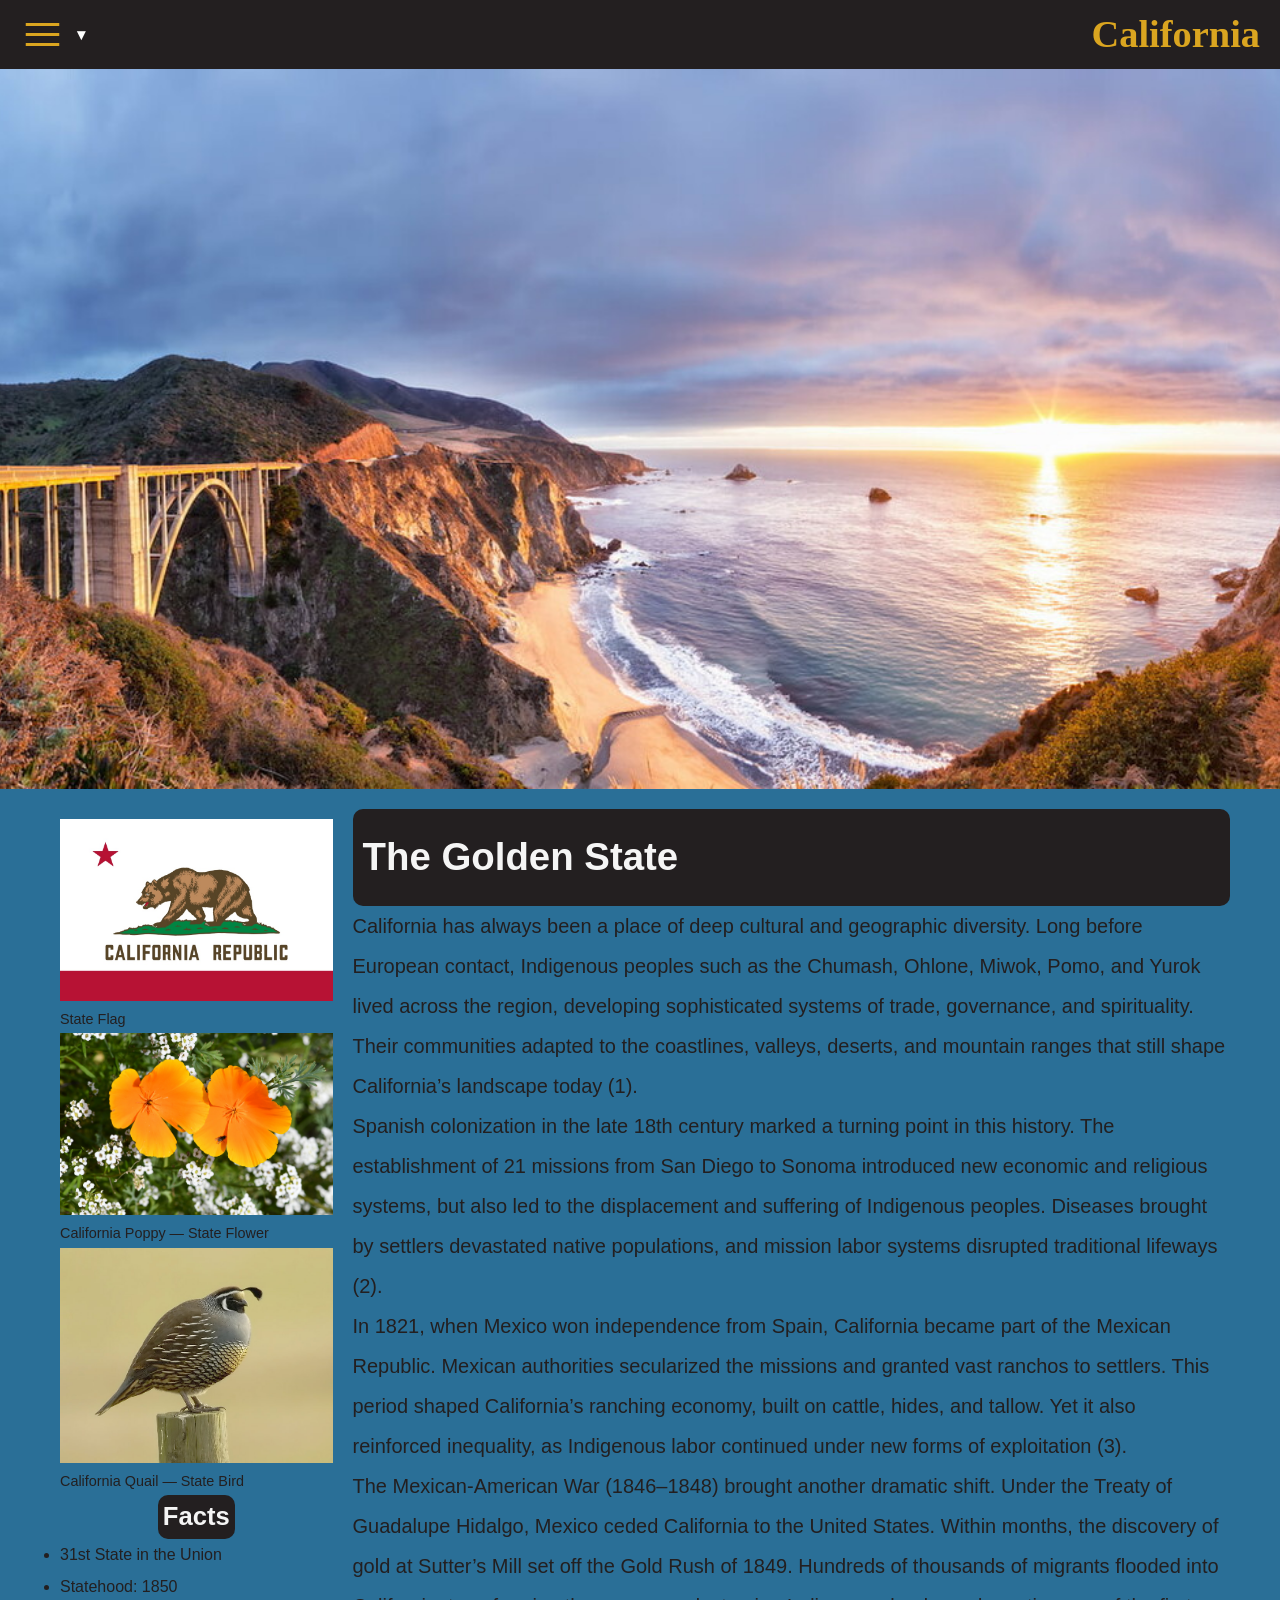
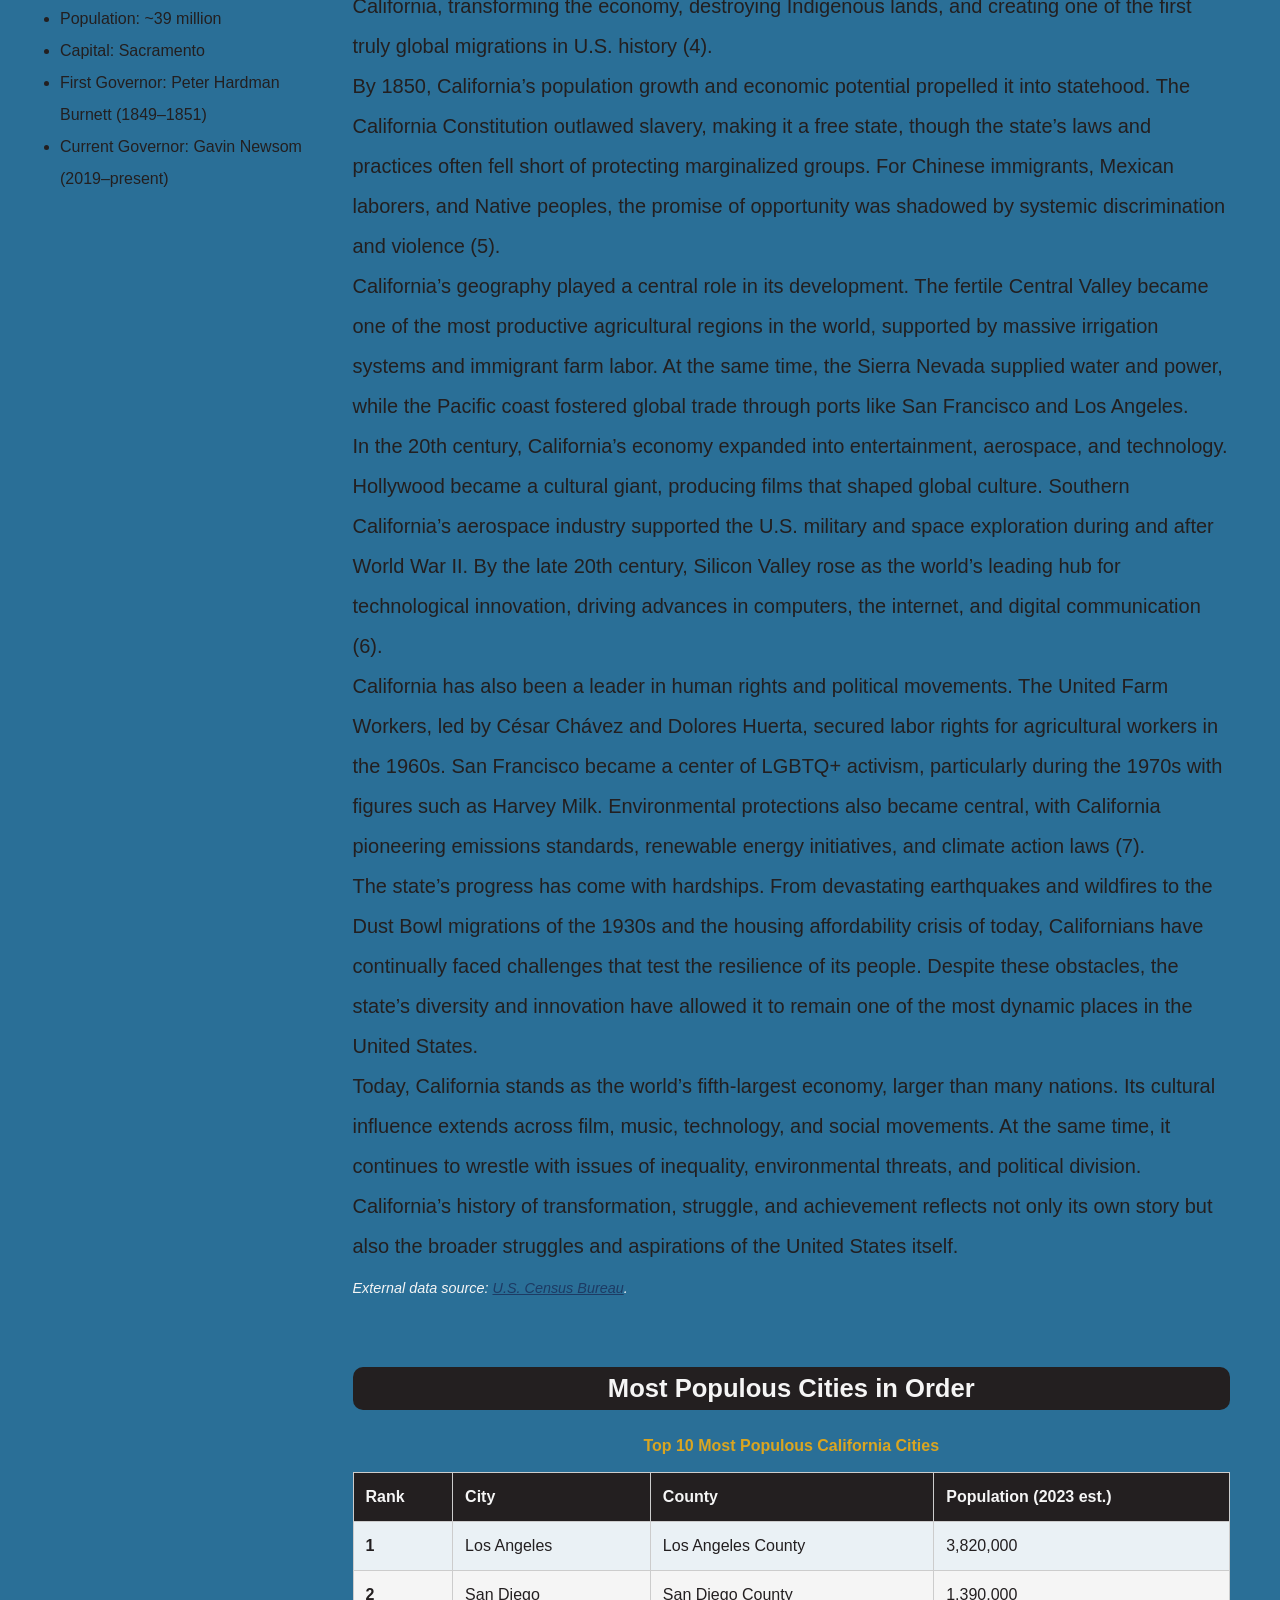
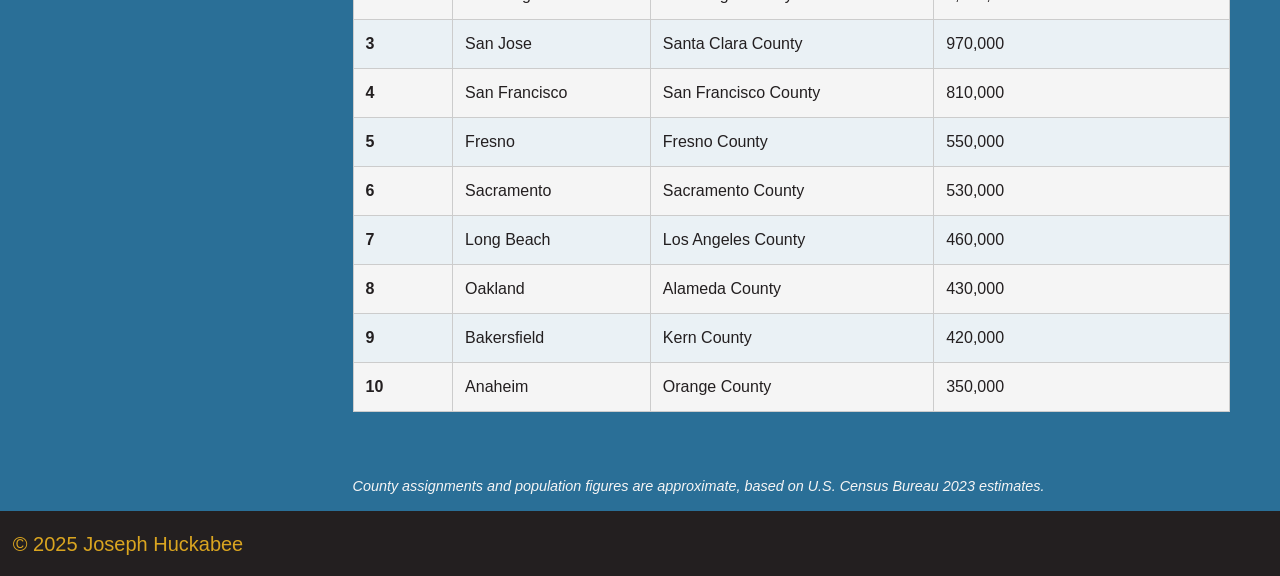
<file: index.html>
<!DOCTYPE html>
<html lang="en">
<head>
  <meta charset="UTF-8">
  <meta name="viewport" content="width=device-width, initial-scale=1.0">
  <title>California — Home</title>
  <link rel="stylesheet" href="styles.css">
  <script src="script.js" defer></script>
</head> 

<body>
  <div class="nav_header_grid">

<div>
    <nav>
      <details>
        <summary aria-label="Open menu"><img src="assets/images/icons/hamburger_menu_icon.png" alt="Hamburger menu icon"></summary>
        <ul>
          <li><a href="index.html">Home</a></li>
     <li><a href="capital.html">Sacramento (Capital)</a></li>
      <li><a href="sf.html">San Francisco</a></li>
     <li> <a href="sb.html">Santa Barbara</a></li>
    <li><a href="contact.html">Contact</a></li>
    <li><a href="refrences.html">References</a></li>
        </ul>
      </details>
    </nav>
  </div><div>
    <header>
      <h1>California</h1>
    </header>
    </div>
  </div>
  <main id="main">
    <div class="hero">
<div class="slideshow-container">

  <img src="assets/images/home/ca_hero.jpg" alt="big sur" class="slide active">
    <img src="assets/images/home/ca_img_11.jpg" alt="los_angeles_cliffs" class="slide">
    <img src="assets/images/home/ca_img_6.jpg" alt="desert" class="slide">
    <img src="assets/images/home/ca_img_7.jpg" alt="big sur blue" class="slide">
    <img src="assets/images/home/ca_img_12.jpg" alt="sunset" class="slide">
    <img src="assets/images/home/ca_img_13.jpeg" alt="palm_trees" class="slide">
 </div>
</div>
    <div class="grid-container">
      <aside class="index_aside">  
        <figure>
          <img src="assets/images/home/ca_aside_img_1.png" alt="California flag">
          <figcaption>State Flag</figcaption>
        </figure>

        <figure>
          <img src="assets/images/home/ca_aside_img_2.jpg" alt="California poppy, the state flower">
          <figcaption>California Poppy — State Flower</figcaption>
        </figure>

        <figure>
          <img src="assets/images/home/ca_aside_img_3.jpg" alt="California quail, the state bird">
          <figcaption>California Quail — State Bird</figcaption>
        </figure>

        <h3>Facts</h3>
        <ul>
          <li>31st State in the Union</li>
          <li>Statehood: 1850</li>
          <li>Population: ~39 million</li>
          <li>Capital: Sacramento</li>
          <li>First Governor: Peter Hardman Burnett (1849–1851)</li>
          <li>Current Governor: Gavin Newsom (2019–present)</li>
        </ul>
  
        </aside>
    <section class="ca_section">
     
     <h2>The Golden State</h2>
 
      <p>California has always been a place of deep cultural and geographic diversity. Long before European contact, Indigenous peoples such as the Chumash, Ohlone, Miwok, Pomo, and Yurok lived across the region, developing sophisticated systems of trade, governance, and spirituality. Their communities adapted to the coastlines, valleys, deserts, and mountain ranges that still shape California’s landscape today (1).</p>

      <p>Spanish colonization in the late 18th century marked a turning point in this history. The establishment of 21 missions from San Diego to Sonoma introduced new economic and religious systems, but also led to the displacement and suffering of Indigenous peoples. Diseases brought by settlers devastated native populations, and mission labor systems disrupted traditional lifeways (2).</p>
        
      <p>In 1821, when Mexico won independence from Spain, California became part of the Mexican Republic. Mexican authorities secularized the missions and granted vast ranchos to settlers. This period shaped California’s ranching economy, built on cattle, hides, and tallow. Yet it also reinforced inequality, as Indigenous labor continued under new forms of exploitation (3).</p>
        
      <p>The Mexican-American War (1846–1848) brought another dramatic shift. Under the Treaty of Guadalupe Hidalgo, Mexico ceded California to the United States. Within months, the discovery of gold at Sutter’s Mill set off the Gold Rush of 1849. Hundreds of thousands of migrants flooded into California, transforming the economy, destroying Indigenous lands, and creating one of the first truly global migrations in U.S. history (4).</p>
        
      <p>By 1850, California’s population growth and economic potential propelled it into statehood. The California Constitution outlawed slavery, making it a free state, though the state’s laws and practices often fell short of protecting marginalized groups. For Chinese immigrants, Mexican laborers, and Native peoples, the promise of opportunity was shadowed by systemic discrimination and violence (5).</p>
        
      <p>California’s geography played a central role in its development. The fertile Central Valley became one of the most productive agricultural regions in the world, supported by massive irrigation systems and immigrant farm labor. At the same time, the Sierra Nevada supplied water and power, while the Pacific coast fostered global trade through ports like San Francisco and Los Angeles.</p>
        
      <p>In the 20th century, California’s economy expanded into entertainment, aerospace, and technology. Hollywood became a cultural giant, producing films that shaped global culture. Southern California’s aerospace industry supported the U.S. military and space exploration during and after World War II. By the late 20th century, Silicon Valley rose as the world’s leading hub for technological innovation, driving advances in computers, the internet, and digital communication (6).</p>
        
      <p>California has also been a leader in human rights and political movements. The United Farm Workers, led by César Chávez and Dolores Huerta, secured labor rights for agricultural workers in the 1960s. San Francisco became a center of LGBTQ+ activism, particularly during the 1970s with figures such as Harvey Milk. Environmental protections also became central, with California pioneering emissions standards, renewable energy initiatives, and climate action laws (7).</p>
        
      <p>The state’s progress has come with hardships. From devastating earthquakes and wildfires to the Dust Bowl migrations of the 1930s and the housing affordability crisis of today, Californians have continually faced challenges that test the resilience of its people. Despite these obstacles, the state’s diversity and innovation have allowed it to remain one of the most dynamic places in the United States.</p>
        
      <p>Today, California stands as the world’s fifth-largest economy, larger than many nations. Its cultural influence extends across film, music, technology, and social movements. At the same time, it continues to wrestle with issues of inequality, environmental threats, and political division. California’s history of transformation, struggle, and achievement reflects not only its own story but also the broader struggles and aspirations of the United States itself.</p>
      <p class="note">External data source: <a href="https://www.census.gov" target="_blank" rel="noopener">U.S. Census Bureau</a>.</p>
  <br><br><h3>Most Populous Cities in Order</h3>
  <table class="cities-table" aria-describedby="zip-note">
<caption>Top 10 Most Populous California Cities</caption>
<thead>
<tr>
<th scope="col">Rank</th>
<th scope="col">City</th>
<th scope="col">County</th>
<th scope="col">Population (2023 est.)</th>
</tr>
</thead>
<tbody>
<tr>
<th scope="row">1</th>
<td>Los Angeles</td>
<td>Los Angeles County</td>
<td>3,820,000</td>
</tr>
<tr>
<th scope="row">2</th>
<td>San Diego</td>
<td>San Diego County</td>
<td>1,390,000</td>
</tr>
<tr>
<th scope="row">3</th>
<td>San Jose</td>
<td>Santa Clara County</td>
<td>970,000</td>
</tr>
<tr>
<th scope="row">4</th>
<td>San Francisco</td>
<td>San Francisco County</td>
<td>810,000</td>
</tr>
<tr>
<th scope="row">5</th>
<td>Fresno</td>
<td>Fresno County</td>
<td>550,000</td>
</tr>
<tr>
<th scope="row">6</th>
<td>Sacramento</td>
<td>Sacramento County</td>
<td>530,000</td>
</tr>
<tr>
<th scope="row">7</th>
<td>Long Beach</td>
<td>Los Angeles County</td>
<td>460,000</td>
</tr>
<tr>
<th scope="row">8</th>
<td>Oakland</td>
<td>Alameda County</td>
<td>430,000</td>
</tr>
<tr>
<th scope="row">9</th>
<td>Bakersfield</td>
<td>Kern County</td>
<td>420,000</td>
</tr>
<tr>
<th scope="row">10</th>
<td>Anaheim</td>
<td>Orange County</td>
<td>350,000</td>
</tr>
</tbody>
</table>  <br>
<p id="zip-note" class="note">County assignments and population figures are approximate, based on U.S. Census Bureau 2023 estimates.</p>
  </section>
    </div>
    
  </main>

  <footer>
    <p>&copy; 2025 Joseph Huckabee</p>
  </footer>
</body>
</html>
</file>
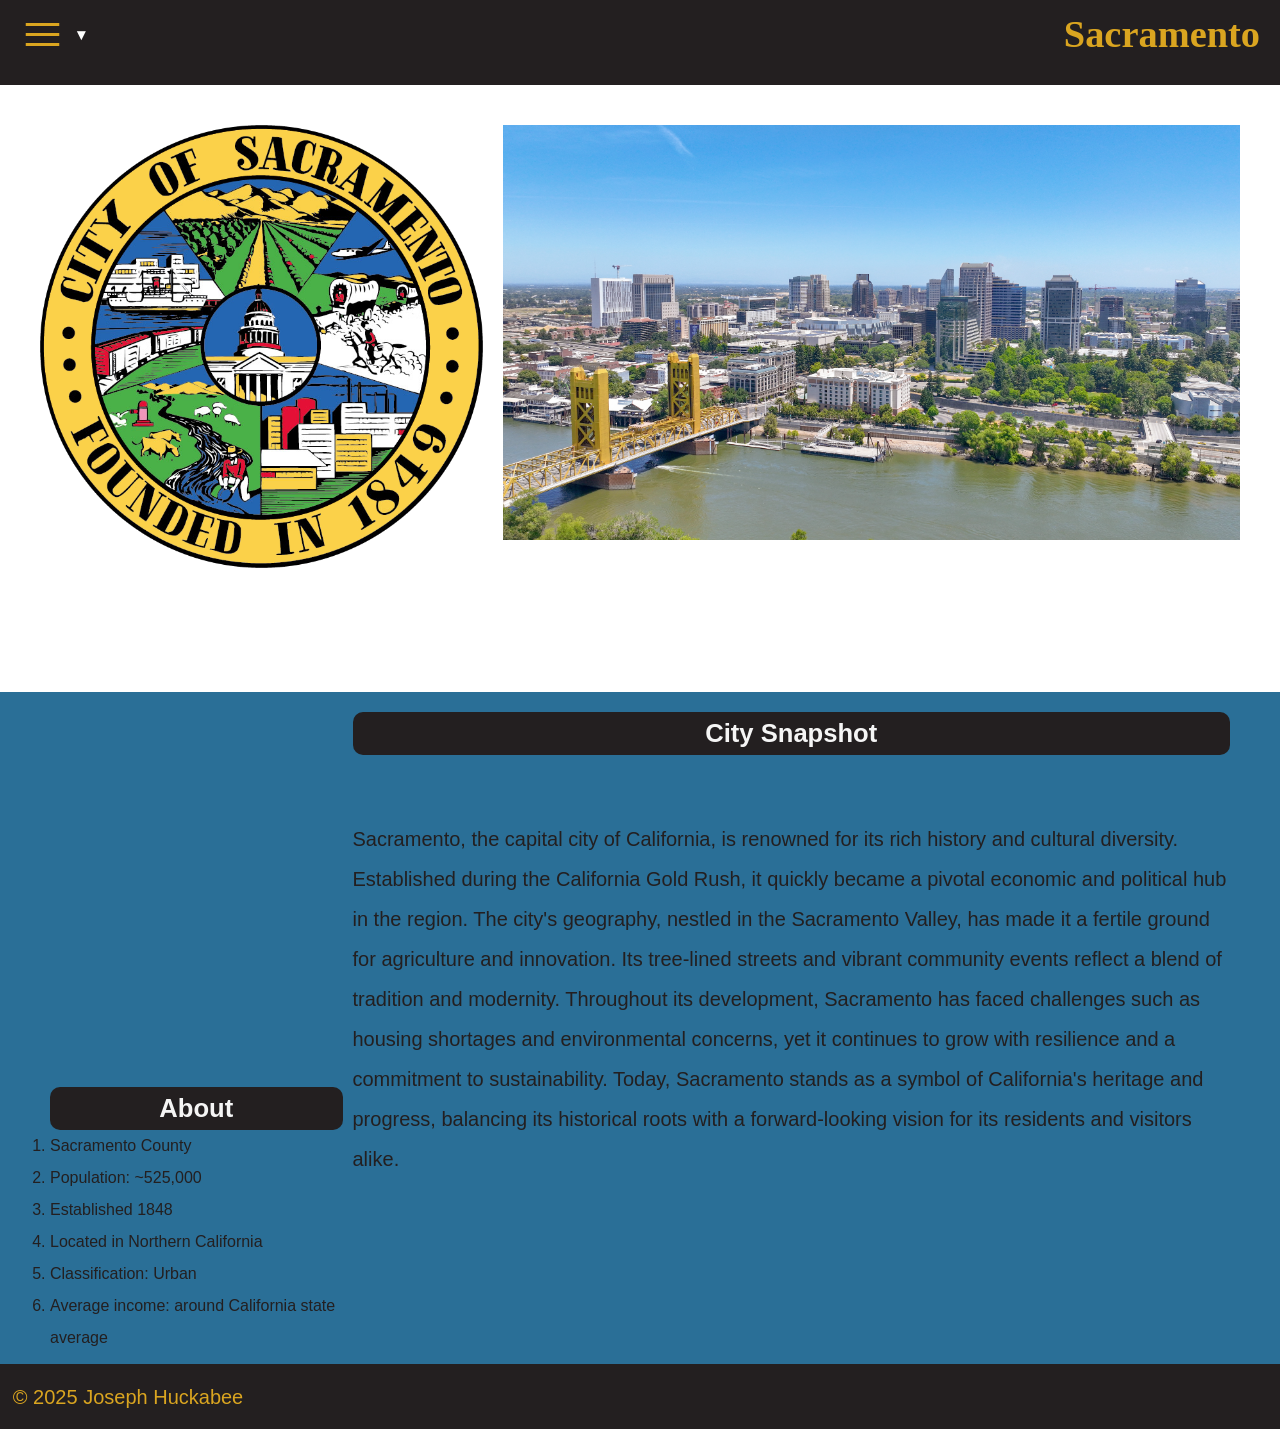
<file: capital.html>
<!DOCTYPE html>
<html lang="en">
<head>
  <meta charset="UTF-8">
  <meta name="viewport" content="width=device-width, initial-scale=1.0">
  <title>Sacramento, CA</title>
  <link rel="stylesheet" href="styles.css">
  <script src="script.js" defer></script>
</head>
<body>
 
  <div class="nav_header_grid">
    <nav>
      <details>
        <summary><img src="assets/images/icons/hamburger_menu_icon.png"></summary>
        <ul>
          <li><a href="index.html">Home</a></li>
     <li><a href="capital.html">Sacramento (Capital)</a></li>
      <li><a href="sf.html">San Francisco</a></li>
     <li> <a href="sb.html">Santa Barbara</a></li>
    <li><a href="contact.html">Contact</a></li>
    <li><a href="refrences.html">Refrences</a></li>
        </ul>
      </details>
    </nav>
    <header>
      <h1>Sacramento</h1>
    </header>
    </div>
  <main>
     <div class="interior-grid-container">
    <div id="card">
    <img src="assets/images/sac/sac_card_img_2.png"><br><br></div>
  <div class="hero">
    <div class="slideshow-container">
    <img src="assets/images/sac/sac_img_1.jpg" alt="skyline" class="slide active">
    <img src="assets/images/sac/sac_img_2.jpg" alt="califonria_flag" class="slide">
    <img src="assets/images/sac/sac_img_3.jpg" alt="Santa Barbara" class="slide">
   
   
</div></div></div>
   <div class="grid-container">
    <aside>  
      <div class="map-embed" role="region" aria-label="Map of Sacramento, California">
         <iframe
            title="Sacramento Map"
            src="https://www.google.com/maps?q=Sacramento,CA&output=embed"
            width="100%"
            height="300px"
            style="border:0; border-radius:8px;"
            loading="lazy"
            referrerpolicy="no-referrer-when-downgrade">
          </iframe>
    
        </div>
    <br><br>
        <h3>About</h3>
        <ol>
        
            <li>Sacramento County</li>
            <li>Population: ~525,000</li>
          <li>Established 1848</li>
          <li>Located in Northern California</li>
          <li>Classification: Urban</li>
          <li>Average income: around California state average</li>
        </ol></aside>
    <section>
      <h3>City Snapshot</h3><br><br>
      <p>Sacramento, the capital city of California, is renowned for its rich history and cultural diversity. Established during the California Gold Rush, it quickly became a pivotal economic and political hub in the region.
      The city's geography, nestled in the Sacramento Valley, has made it a fertile ground for agriculture and innovation. Its tree-lined streets and vibrant community events reflect a blend of tradition and modernity.
    Throughout its development, Sacramento has faced challenges such as housing shortages and environmental concerns, yet it continues to grow with resilience and a commitment to sustainability.
    Today, Sacramento stands as a symbol of California's heritage and progress, balancing its historical roots with a forward-looking vision for its residents and visitors alike.</p>
    
        </section>
</div>

  </main>

  <footer>
    <p>&copy; 2025 Joseph Huckabee</p>
  </footer>
</body>
</html>
</file>
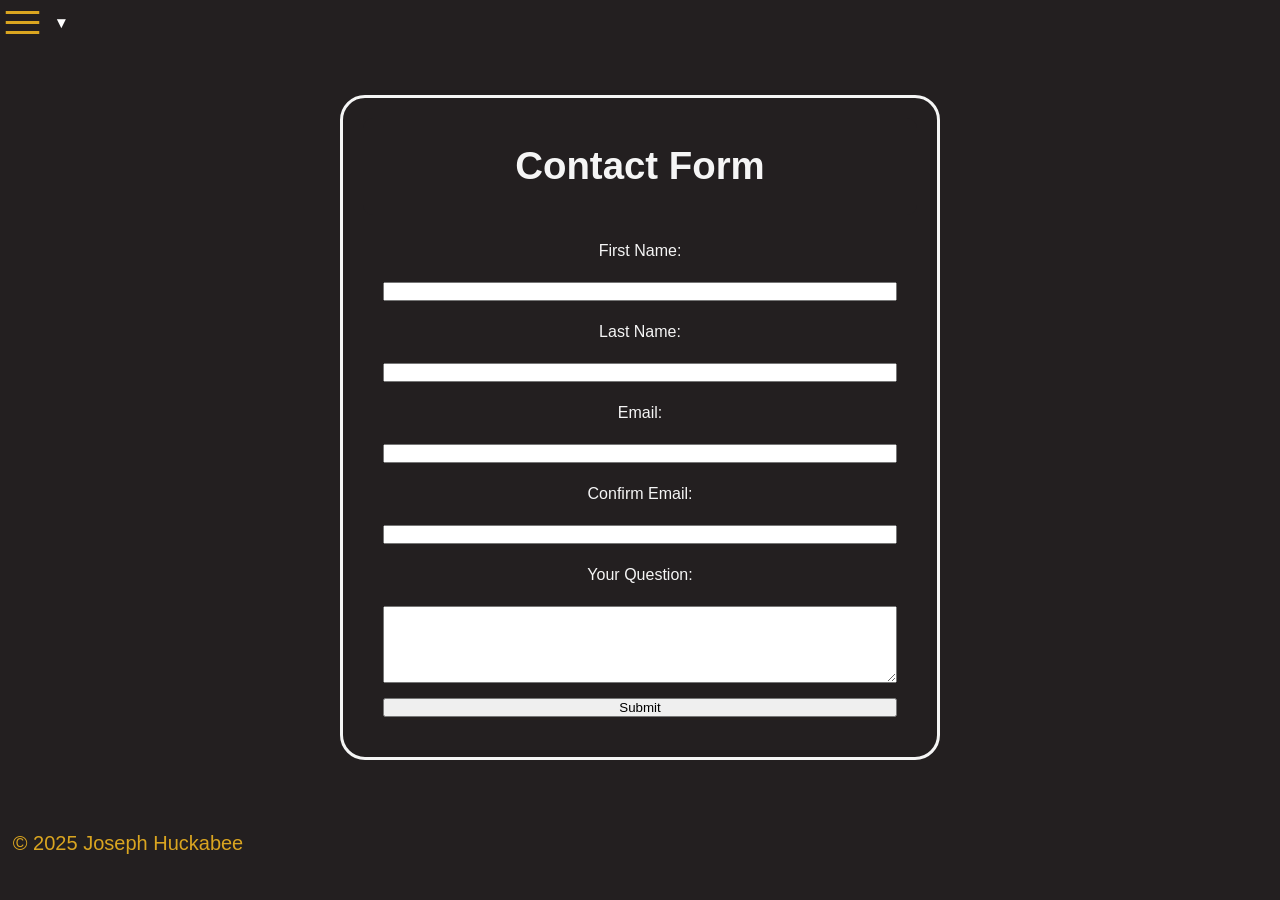
<file: contact.html>
<!DOCTYPE html>
<html lang="en">
<head>
  <meta charset="UTF-8">
  <meta name="viewport" content="width=device-width, initial-scale=1.0">
  <title>Contact Us</title>
  <link rel="stylesheet" href="styles.css">
  <script src="script.js" defer></script>
</head>
<body>
 
    <nav>
      <details>
        <summary aria-label="Open menu"><img src="assets/images/icons/hamburger_menu_icon.png" alt="Hamburger menu icon"></summary>
        <ul>
          <li><a href="index.html">Home</a></li>
     <li><a href="capital.html">Sacramento (Capital)</a></li>
      <li><a href="sf.html">San Francisco</a></li>
     <li> <a href="sb.html">Santa Barbara</a></li>
    <li><a href="contact.html">Contact</a></li>
    <li><a href="refrences.html">Refrences</a></li>
        </ul>
      </details>
    </nav>
    <header>
    
    </header>
  <main>
 
  
    <section class="contact-form-container">
      <h2>Contact Form</h2>
      <form id="contact-form">
        <label for="first-name">First Name:</label>
        <input type="text" id="first-name" name="first-name" required>

        <label for="last-name">Last Name:</label>
        <input type="text" id="last-name" name="last-name" required>

        <label for="email">Email:</label>
        <input type="email" id="email" name="email" required>

        <label for="confirm-email">Confirm Email:</label>
        <input type="email" id="confirm-email" name="confirm-email" required>

        <label for="question">Your Question:</label>
        <textarea id="question" name="question" rows="5" required></textarea>

        <button type="submit">Submit</button>
      </form>
    </section>

    <aside>
      </aside>
  </main>

  <footer>
    <p>&copy; 2025 Joseph Huckabee</p>
  </footer>
</body>
</html>
</file>
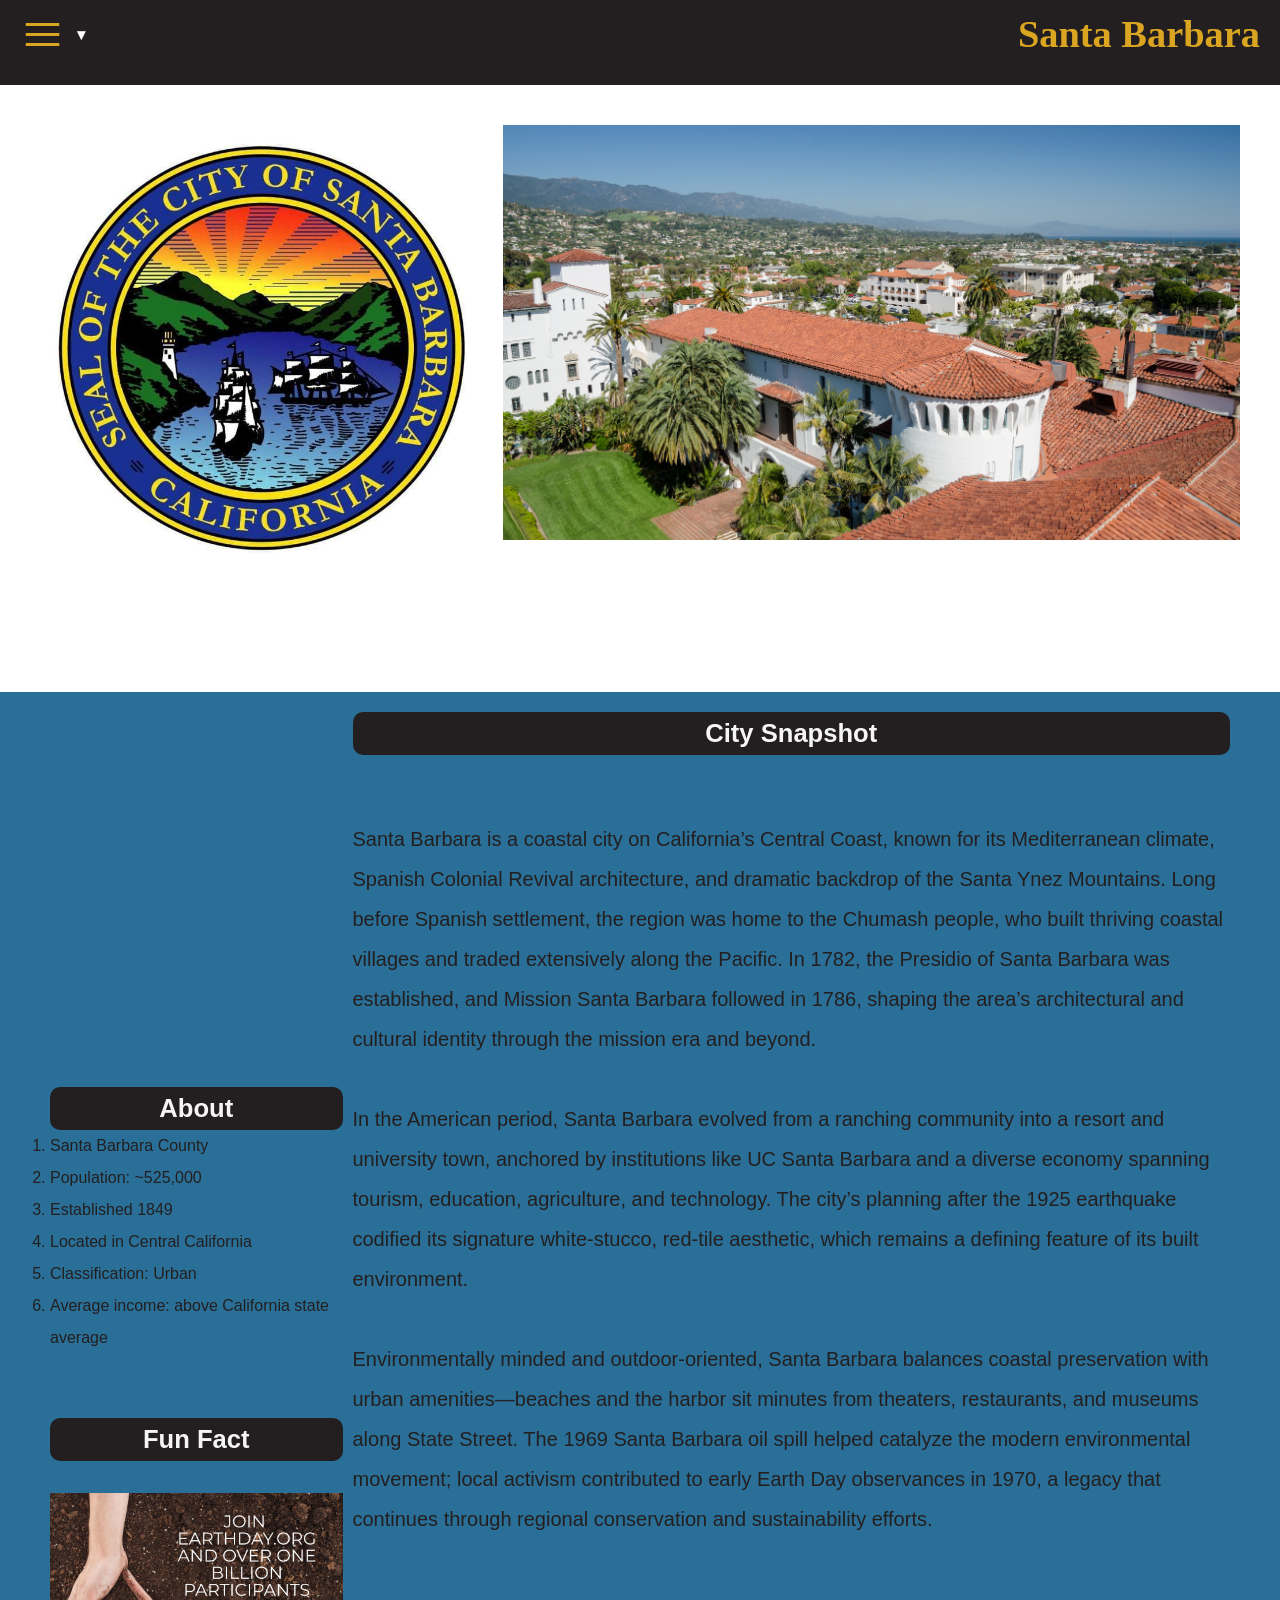
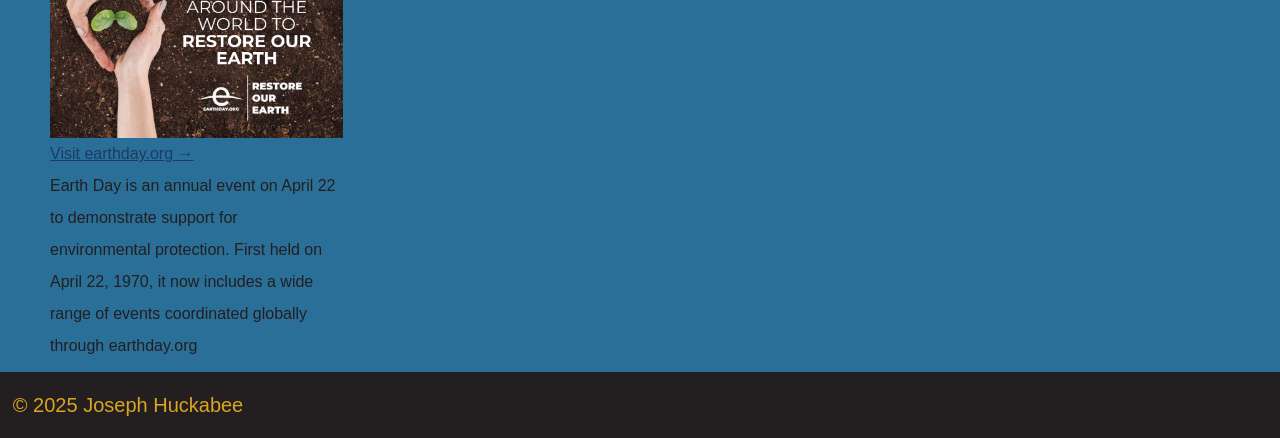
<file: sb.html>
<!DOCTYPE html>
<html lang="en">
<head>
  <meta charset="UTF-8">
  <meta name="viewport" content="width=device-width, initial-scale=1.0">
  <title>Santa Barbara, CA</title>
  <link rel="stylesheet" href="styles.css">
  <script src="script.js" defer></script>
</head>
<body>
 
  <div class="nav_header_grid">


    <nav>
      <details>
        <summary aria-label="Open menu"><img src="assets/images/icons/hamburger_menu_icon.png" alt="Hamburger menu icon"></summary>
        <ul>
          <li><a href="index.html">Home</a></li>
     <li><a href="capital.html">Sacramento (Capital)</a></li>
      <li><a href="sf.html">San Francisco</a></li>
     <li> <a href="sb.html">Santa Barbara</a></li>
    <li><a href="contact.html">Contact</a></li>
    <li><a href="refrences.html">Refrences</a></li>
        </ul>
      </details>
    </nav>
    <header>
      <h1>Santa Barbara</h1>
    </header>
    </div>
  <main>
    
    <div class="interior-grid-container">
      <div id="card">
      <img src="assets/images/sb/sb_img_logo.jpg" alt="Santa Barbara city seal"><br><br></div>
    <div class="hero">
      <div class="slideshow-container">
      <img src="assets/images/sb/sb_img_1.jpg" alt="skyline" class="slide active">
      <img src="assets/images/sb/sb_img_2.jpg" alt="california_flag" class="slide">
    
     
  </div></div></div>
    
    
    
    <div class="grid-container">
    <aside>  
      <div class="map-embed" role="region" aria-label="Map of Sacramento, California">
        <iframe
        title="Santa Barbara Map"
        src="https://www.google.com/maps?q=Santa+Barbara,CA&output=embed"
        width="100%"
        height="300px"
        style="border:0; border-radius:8px;"
        loading="lazy"
        referrerpolicy="no-referrer-when-downgrade">
      </iframe>
        </div>
    <br><br>
        <h3>About</h3>
        <ol>
        
            <li>Santa Barbara County</li>
            <li>Population: ~525,000</li>
          <li>Established 1849</li>
          <li>Located in Central California</li>
          <li>Classification: Urban</li>
          <li>Average income: above California state average</li>
        </ol>
      
      <br><br> <h3>Fun Fact</h3>   <br>
      <figure class="earthday-float">
          <a href="https://www.earthday.org" target="_blank"><img src="assets/images/sb/float.jpeg" alt="earthday.org link">  <a href="https://www.earthday.org" target="_blank" class="external-link">Visit earthday.org &rarr;</a></a>
        <br>Earth Day is an annual event on April 22 to demonstrate support for environmental protection. First held on April 22, 1970, it now includes a wide range of events coordinated globally through earthday.org
      </figure>
    </aside>
    <section>
      <h3>City Snapshot</h3><br><br>
      <p>Santa Barbara is a coastal city on California’s Central Coast, known for its Mediterranean climate, Spanish Colonial Revival architecture, and dramatic backdrop of the Santa Ynez Mountains. Long before Spanish settlement, the region was home to the Chumash people, who built thriving coastal villages and traded extensively along the Pacific. In 1782, the Presidio of Santa Barbara was established, and Mission Santa Barbara followed in 1786, shaping the area’s architectural and cultural identity through the mission era and beyond.
<br><br>
In the American period, Santa Barbara evolved from a ranching community into a resort and university town, anchored by institutions like UC Santa Barbara and a diverse economy spanning tourism, education, agriculture, and technology. The city’s planning after the 1925 earthquake codified its signature white-stucco, red‑tile aesthetic, which remains a defining feature of its built environment.
<br><br>
Environmentally minded and outdoor‑oriented, Santa Barbara balances coastal preservation with urban amenities—beaches and the harbor sit minutes from theaters, restaurants, and museums along State Street. The 1969 Santa Barbara oil spill helped catalyze the modern environmental movement; local activism contributed to early Earth Day observances in 1970, a legacy that continues through regional conservation and sustainability efforts.
</p>
        </section>
</div>

  </main>

  <footer>
    <p>&copy; 2025 Joseph Huckabee</p>
  </footer>
</body>
</html>
</file>
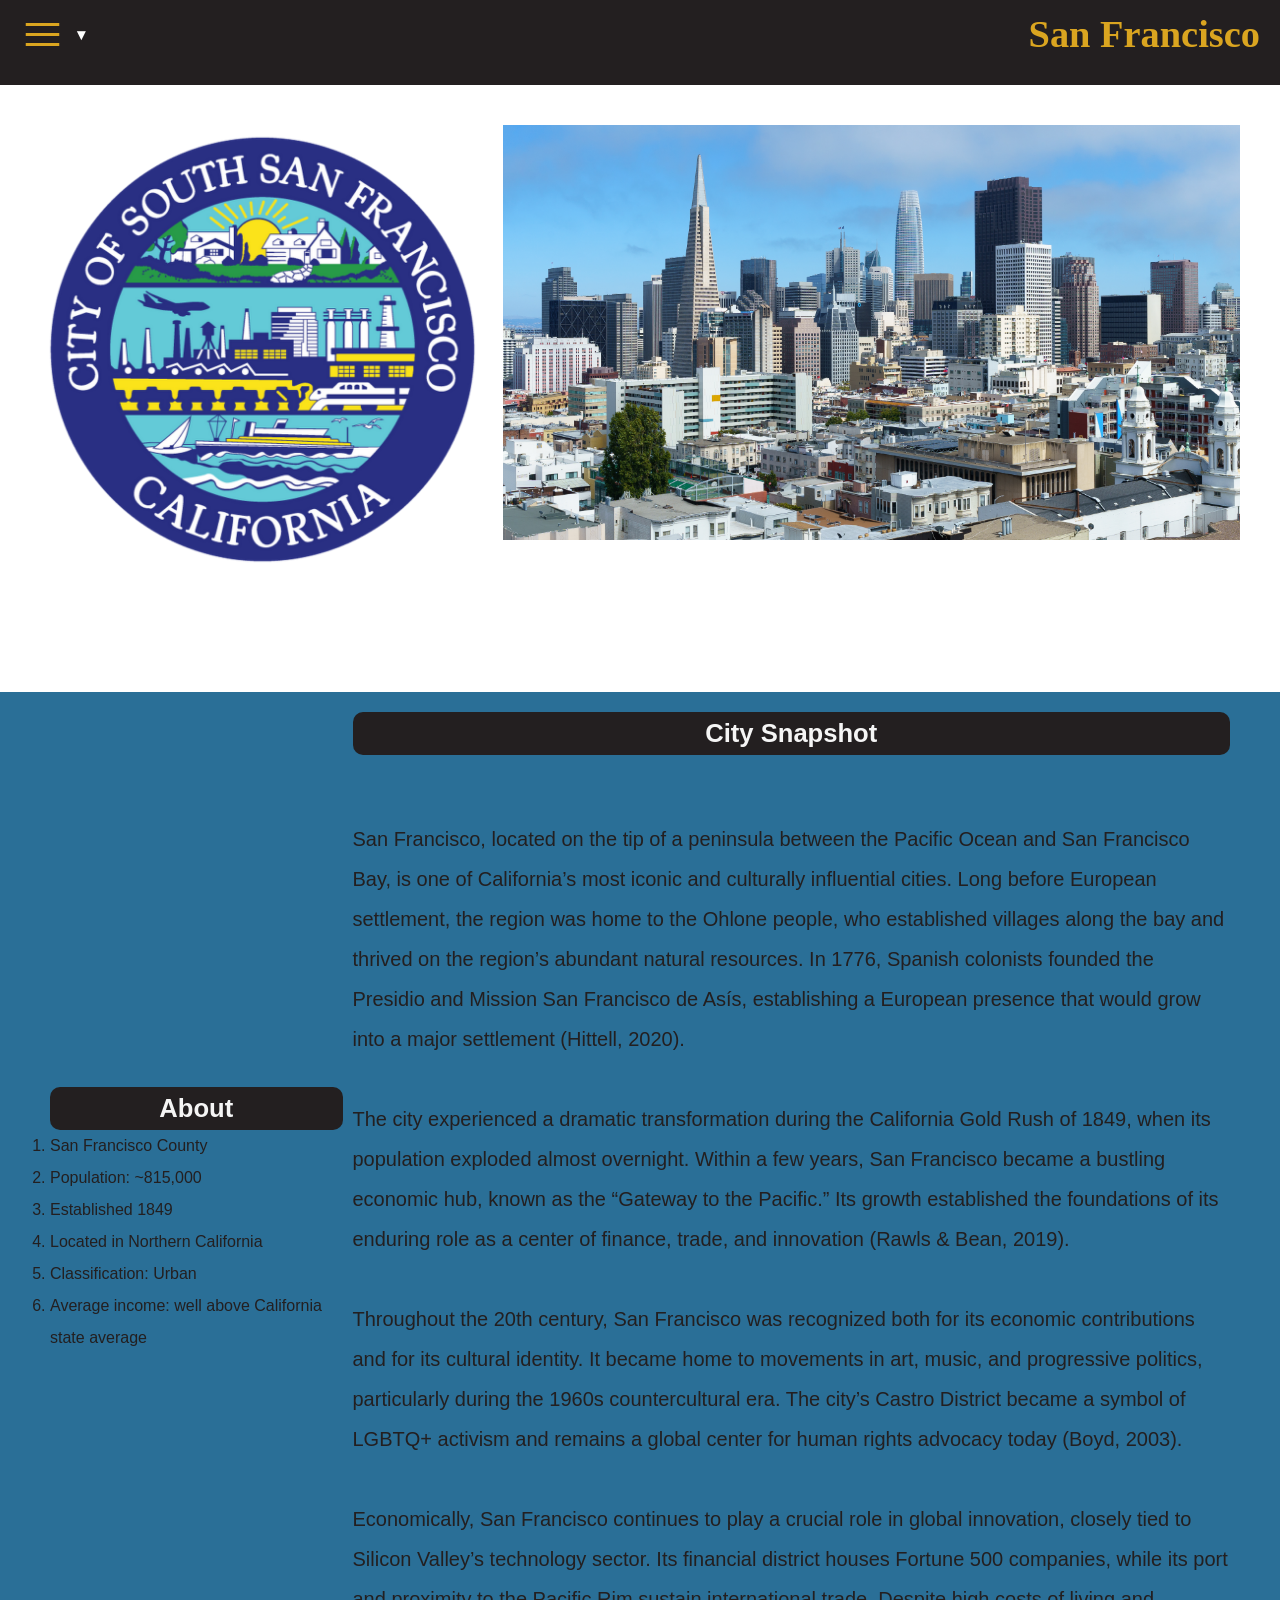
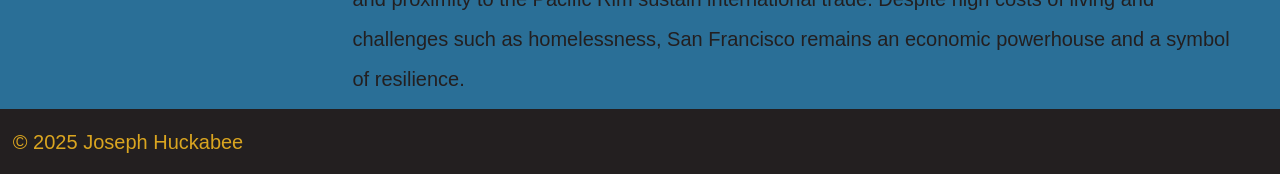
<file: sf.html>
<!DOCTYPE html>
<html lang="en">
<head>
  <meta charset="UTF-8">
  <meta name="viewport" content="width=device-width, initial-scale=1.0">
  <title>San Francisco, CA</title>
  <link rel="stylesheet" href="styles.css">
  <script src="script.js" defer></script>
</head>
<body>
 
  <div class="nav_header_grid">
    <nav>
      <details>
        <summary aria-label="Open menu"><img src="assets/images/icons/hamburger_menu_icon.png" alt="Hamburger menu icon"></summary>
        <ul>
          <li><a href="index.html">Home</a></li>
     <li><a href="capital.html">Sacramento (Capital)</a></li>
      <li><a href="sf.html">San Francisco</a></li>
     <li> <a href="sb.html">Santa Barbara</a></li>
    <li><a href="contact.html">Contact</a></li>
    <li><a href="refrences.html">References</a></li>
        </ul>
      </details>
    </nav>
    <header>
      <h1>San Francisco</h1>
    </header>
    </div>
  <main>
     <div class="interior-grid-container">
    <div id="card">
    <img src="assets/images/sf/sf_img_logo.png" alt="San Francisco city seal"><br><br></div>
  <div class="hero">
    <div class="slideshow-container">
    <img src="assets/images/sf/sf_img_1.jpg" alt="skyline" class="slide active">
    <img src="assets/images/sf/sf_img_2.jpg" alt="California flag in San Francisco" class="slide">
    <img src="assets/images/sf/sf_img_3.jpg" alt="San Francisco cityscape" class="slide">
    <img src="assets/images/sf/sf_img_4.jpg" alt="San Francisco landmark" class="slide">
   <ul class="sr-only image-credits">
  <li>sf_img_1 — © Frank Schulenburg.</li>
  <li>sf_img_2 — Dietmar Rabich, CC BY-SA 4.0, via Wikimedia Commons.</li>
  <li>sf_img_3 — © Frank Schulenburg.</li>
  <li>sf_img_4 — Victorgrigas, CC BY-SA 3.0, via Wikimedia Commons.</li>
</ul>
</div></div></div>
   <div class="grid-container">
    <aside>  
      <div class="map-embed" role="region" aria-label="Map of San Francisco, California">
         <iframe
            title="San Francisco Map"
            src="https://www.google.com/maps?q=San+Francisco,CA&output=embed"
            width="100%"
            height="300px"
            style="border:0; border-radius:8px;"
            loading="lazy"
            referrerpolicy="no-referrer-when-downgrade">
          </iframe>
    
        </div>
    <br><br>
        <h3>About</h3>
        <ol>
        
            <li>San Francisco County</li>
            <li>Population: ~815,000</li>
          <li>Established 1849</li>
          <li>Located in Northern California</li>
          <li>Classification: Urban</li>
          <li>Average income: well above California state average</li>
        </ol></aside>
    <section>
      <h3>City Snapshot</h3><br><br>
      <p>San Francisco, located on the tip of a peninsula between the Pacific Ocean and San Francisco Bay, is one of California’s most iconic and culturally influential cities. Long before European settlement, the region was home to the Ohlone people, who established villages along the bay and thrived on the region’s abundant natural resources. In 1776, Spanish colonists founded the Presidio and Mission San Francisco de Asís, establishing a European presence that would grow into a major settlement (Hittell, 2020).

      <br><br>  The city experienced a dramatic transformation during the California Gold Rush of 1849, when its population exploded almost overnight. Within a few years, San Francisco became a bustling economic hub, known as the “Gateway to the Pacific.” Its growth established the foundations of its enduring role as a center of finance, trade, and innovation (Rawls & Bean, 2019).
        
      <br><br>  Throughout the 20th century, San Francisco was recognized both for its economic contributions and for its cultural identity. It became home to movements in art, music, and progressive politics, particularly during the 1960s countercultural era. The city’s Castro District became a symbol of LGBTQ+ activism and remains a global center for human rights advocacy today (Boyd, 2003).
        
      <br><br>  Economically, San Francisco continues to play a crucial role in global innovation, closely tied to Silicon Valley’s technology sector. Its financial district houses Fortune 500 companies, while its port and proximity to the Pacific Rim sustain international trade. Despite high costs of living and challenges such as homelessness, San Francisco remains an economic powerhouse and a symbol of resilience.</p>
        </section>
</div>

  </main>

  <footer>
    <p>&copy; 2025 Joseph Huckabee</p>
  </footer>
</body>
</html>
</file>
<file: styles.css>
/* Reset basic styles */
*{
    margin: 0;
    padding: 0;
    box-sizing: border-box; 
  }
  
  /* Font Families */
  .fjalla-one-regular {
    font-family: "Fjalla One", sans-serif;
    font-weight: 800;
  }

  .newsreader {
    font-family: "Newsreader", serif;
    font-optical-sizing: auto;
    font-weight: normal;
    font-style: normal;
  }

  .sansation-light {
    font-family: "Sansation", sans-serif;
    font-weight: 300;
    font-style: normal;
  }
  
  .sansation-regular {
    font-family: "Sansation", sans-serif;
    font-weight: 400;
    font-style: normal;
  }

  .container {
    max-width: 1200px;
    margin-inline: auto;
    padding-inline: clamp(16px, 4vw, 32px);
  }
  
  img{
    max-width: 100%;
    height: auto;
    display: block;
  }
  .merriweatherFont {
    font-family: "Merriweather Sans", serif;
    font-optical-sizing: auto;
    font-weight: 400;
  }
  
  /* Global Link Styles */
  a {
    text-decoration: underline;
    color: black;
    padding: 0; /* keep links from inflating bars/layout */
  }

  p {
    font-size: clamp(1rem, 2vw, 1.25rem);
    font-family: "Sansation", sans-serif;
  }
  
  h1 {
    font-size: clamp(4rem, 8vw, 8rem);
    font-family:"Newsreader", serif;
    color: whitesmoke;
  }

/* Navigation Header Grid */
.nav_header_grid{
  position: sticky;
  top: 0;
  z-index: 1200;
  display: flex;
  align-items: center;
  justify-content: space-between; /* nav left, header right */

  padding: 12px 20px;
  background: #231f20;
}

nav {
  position: static;          
  display: flex;
  align-items: center;
  gap: 16px;
  padding: 0;                  /* spacing handled by .nav_header_grid */
  background: transparent;
  width: auto;
}

header {
  position: static;            /* lives inside the same bar as nav*/
  background: transparent;
}
header h1 {
  margin: 0;
  font-size: clamp(1.75rem, 3vw, 2.75rem);
  color: goldenrod;
  line-height: 1;
  background: transparent;
}

nav a {
  color: whitesmoke;
  text-decoration: none;
  padding: 8px 12px;
  border-radius: 6px;
}
nav a:hover,
nav a:focus-visible {
  background: rgba(218,165,32,0.18); /* goldenrod tint */
  color: goldenrod;
}

a:focus-visible,
summary:focus-visible,
button:focus-visible,
input:focus-visible,
select:focus-visible,
textarea:focus-visible {
  outline: 2px solid goldenrod;
  outline-offset: 2px;
}

  h2 {
    font-size: clamp(1.25rem, 3vw, 3rem);
    font-family: "Sansation", sans-serif;
    color: whitesmoke;
    background-color: #231f20;
    border-radius: 10px;
    padding: 10px;
  
  }
  h3{
    font-size: clamp(1rem, 2vw, 2rem);
    line-height: 1.3;
    text-align: center;
    margin: 0;
    font-family: "Sansation", sans-serif;
    color: whitesmoke;
    background-color: #231f20;
    border-radius: 10px;
    padding: 5px;
  }
  
  /* Navigation Styling */
  

summary {
    cursor: pointer;
    color: white;
    font-weight: bold;
    list-style: none;
    -webkit-appearance: none;
    -moz-appearance: none;
    appearance: none;
    position: relative;
    padding-right: 28px;
}

summary::-webkit-details-marker {
  display: none;
}

summary::after {
  content: "▾";
  position: absolute;
  right: 8px;
  top: 50%;
  transform: translateY(-50%);
}
details[open] summary::after {
  content: "▴";
}

details {
  background: #231f20;
  color: goldenrod;

}

details[open] {
  border-radius: 10px;
  box-shadow: 0 6px 18px rgba(0,0,0,0.12);
  background-color: #2b2728;
}

details[open] a {
  color: whitesmoke;
  display: block;
  padding: 10px 0;
}

  /* Body Styling */
  body {
    font-family: "Sansation", sans-serif;
    background-color:#231f20;
    padding-top: 0;
    line-height: 2;
  }
  
/* Header */

.grid-container{
    display: grid;
    grid-template-columns: 1fr;
    grid-template-rows: auto auto;
    gap: 10px;
    padding: 0 16px;
    background-color: #2A6F97;
    align-items: start;
    color: #231f20;
   
}
.interior-grid-container{
  display: grid;
  grid-template-columns: 1fr;
  grid-template-rows: auto auto;
  gap: 20px;
  padding: 16px;
  margin-top: 16px;
  background-color:white;
  color: #231f20;
}

figcaption {
  font-size: 0.9rem;
  color:#231f20;
  margin-top: 4px;
 
}
.index_aside{
  display: flex;
  flex-direction: column;
  align-items: center;
  justify-content: flex-start;
  padding: 10px;
}
.float-right { float: right; margin: 0 0 10px 10px; }
#hero-title { font-weight: 700; }
.hero {
  margin: 0;
  padding: 0;
  position: relative;
}

.hero img {
  width: 100%;
  /* max-height: 600px; */
  object-fit: cover;
  display: block;
}
.card{
  max-width: 100%;
}

aside{
  margin-top: 20px;
}
section{
  margin-top: 20px;
}
.slideshow-container {
  position: relative;      
  overflow: hidden;
  width: 100%;
  /* max-width: 1200px; */
  margin: 0 auto;         
  aspect-ratio: 16 / 9;     
  background: #000;      
}

.slideshow-container img {
  position: absolute;       
  inset: 0;              
  display: none;       
  width: 100%;
  height: 100%;
  object-fit: cover;       
}

.slideshow-container img.active { display: block; }

form{
  display: flex;
  flex-direction: column;
  gap: 15px;
  padding: 20px;
}
.contact-form-container{
  padding: 20px;  
  border-style:solid;
  border-radius: 25px;
  margin: 50px auto;
  max-width: 600px;
  text-align: center;
  color: whitesmoke;
}

input,
select,
textarea,
button {
  font-family: inherit;
}

input:focus,
select:focus,
textarea:focus,
button:focus {
  box-shadow: 0 0 0 2px rgba(218,165,32,0.35);
  border-color: goldenrod;
}

  footer{
   align-items: center;
   padding: 1%;
   background-color: #231f20;
   color: goldenrod;
  }

/* Table Styling */
.cities-table {
  width: 100%;
  border-collapse: collapse;
  margin: 20px 0;
  font-size: 1rem;
  background-color: rgba(255, 255, 255, 0.9);
  color: #231f20;
}

.cities-table caption {
  font-weight: bold;
  margin-bottom: 10px;
  color: goldenrod;
}

.cities-table th,
.cities-table td {
  border: 1px solid #ccc;
  padding: 8px 12px;
  text-align: left;
}

.cities-table thead {
  background-color: #231f20;
  color: whitesmoke;
}

.cities-table tbody tr:nth-child(even) {
  background-color: #f5f5f5;
}

.cities-table tbody tr:hover {
  background-color: #faf0d0;
}

.note {
  font-size: 0.9rem;
  color: whitesmoke;
  margin-top: 8px;
  font-style: italic;
}

  /* Responsive Media Queries */
  @media (max-width: 627px) {
    /* Add responsive styles here or remove this block if not needed */
  }
  
  @media (min-width: 600px) and (max-width: 899px) {
    .grid-container {
      grid-template-columns: 1fr 2fr;
      padding: 0 32px;
    }
    .interior-grid-container {
      grid-template-columns: 1fr 1fr;
      padding: 24px;
    }
    .card {
      max-width: 33.33%;
    }
    nav {
      justify-content: flex-start;
      gap: 20px;
    }
  }

@media (min-width: 900px) {
  .grid-container { grid-template-columns: 1fr 3fr; padding: 0 50px; }
  .interior-grid-container { grid-template-columns: 1.5fr 2.5fr; padding: 40px; }
  .card { max-width: 33.33%; }

  .grid-container,
  .interior-grid-container {

    margin-left: auto;
    margin-right: auto;

  }

}

main a { color: #1d3b64; }
main a:focus-visible,
main a:hover { color: #0f2847; }

@media (prefers-reduced-motion: reduce) {
  * { animation: none !important; transition: none !important; }
  header, header.shrink { transform: none !important; opacity: 1 !important; }
}

@media (forced-colors: active) {
  a:focus-visible,
  summary:focus-visible,
  button:focus-visible,
  input:focus-visible,
  select:focus-visible,
  textarea:focus-visible {
    outline: 2px solid CanvasText;
  }
}
</file>
